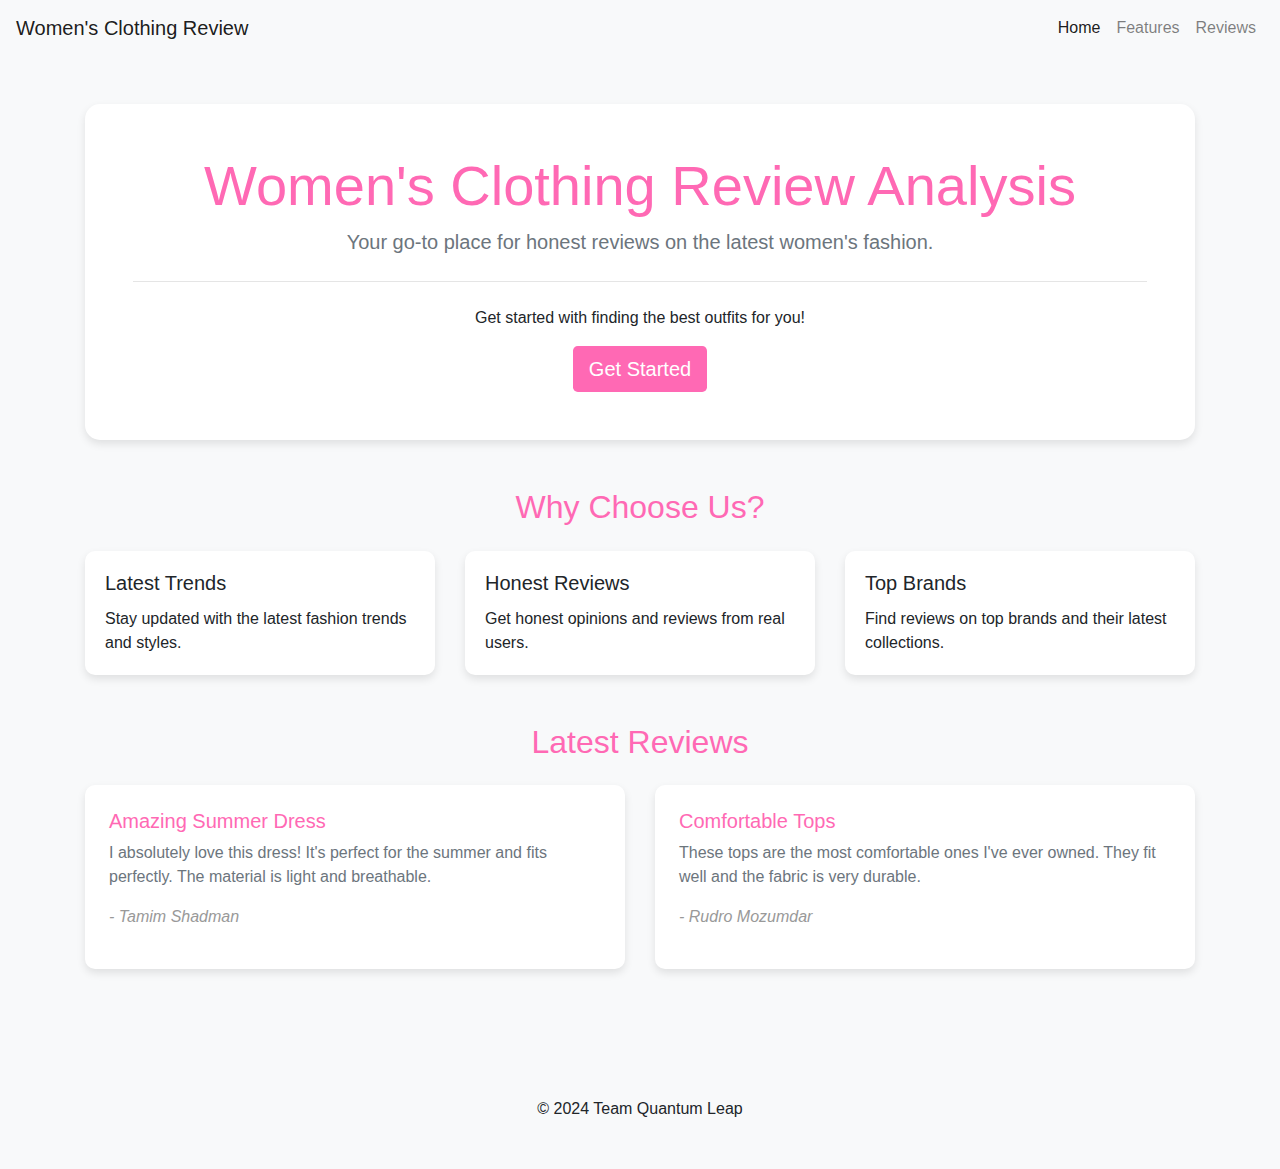
<file: index.html>
<!DOCTYPE html>
<html lang="en">

<head>
    <meta charset="UTF-8" />
    <meta name="viewport" content="width=device-width, initial-scale=1.0" />
    <title>Women's Clothing Reviews</title>
    <link href="https://stackpath.bootstrapcdn.com/bootstrap/4.5.2/css/bootstrap.min.css" rel="stylesheet" />
    <link rel="stylesheet" href="landing.css" />
</head>

<body>
    <nav class="navbar navbar-expand-lg navbar-light bg-light">
        <a class="navbar-brand" href="landing.html">Women's Clothing Review</a>
        <button class="navbar-toggler" type="button" data-toggle="collapse" data-target="#navbarNav"
            aria-controls="navbarNav" aria-expanded="false" aria-label="Toggle navigation">
            <span class="navbar-toggler-icon"></span>
        </button>
        <div class="collapse navbar-collapse" id="navbarNav">
            <ul class="navbar-nav ml-auto">
                <li class="nav-item active">
                    <a class="nav-link" href="#">Home</a>
                </li>
                <li class="nav-item">
                    <a class="nav-link" href="#features">Features</a>
                </li>
                <li class="nav-item">
                    <a class="nav-link" href="#reviews">Reviews</a>
                </li>
                <!-- <li class="nav-item">
        <a class="nav-link" href="#contact">Contact</a>
        </li> -->
            </ul>
        </div>
    </nav>

    <div class="container text-center">
        <div class="jumbotron mt-5">
            <h1 class="display-4">Women's Clothing Review Analysis</h1>
            <p class="lead">
                Your go-to place for honest reviews on the latest women's fashion.
            </p>
            <hr class="my-4" />
            <p>Get started with finding the best outfits for you!</p>
            <a class="btn btn-primary btn-lg get-started" href="homepage.html" role="button" target="_blank">Get
                Started</a>
        </div>
    </div>

    <div class="container mt-5" id="features">
        <h2 class="text-center mb-4">Why Choose Us?</h2>
        <div class="row">
            <div class="col-md-4">
                <div class="card">
                    <div class="card-body">
                        <h5 class="card-title">Latest Trends</h5>
                        <p class="card-text">
                            Stay updated with the latest fashion trends and styles.
                        </p>
                    </div>
                </div>
            </div>
            <div class="col-md-4">
                <div class="card">
                    <div class="card-body">
                        <h5 class="card-title">Honest Reviews</h5>
                        <p class="card-text">
                            Get honest opinions and reviews from real users.
                        </p>
                    </div>
                </div>
            </div>
            <div class="col-md-4">
                <div class="card">
                    <div class="card-body">
                        <h5 class="card-title">Top Brands</h5>
                        <p class="card-text">
                            Find reviews on top brands and their latest collections.
                        </p>
                    </div>
                </div>
            </div>
        </div>
    </div>

    <div class="container mt-5" id="reviews">
        <h2 class="text-center mb-4">Latest Reviews</h2>
        <div class="row">
            <div class="col-md-6">
                <div class="review-card">
                    <h5 class="review-title">Amazing Summer Dress</h5>
                    <p class="review-text">
                        I absolutely love this dress! It's perfect for the summer and fits
                        perfectly. The material is light and breathable.
                    </p>
                    <p class="review-author">- Tamim Shadman</p>
                </div>
            </div>
            <div class="col-md-6">
                <div class="review-card">
                    <h5 class="review-title">Comfortable Tops</h5>
                    <p class="review-text">
                        These tops are the most comfortable ones I've ever owned. They fit
                        well and the fabric is very durable.
                    </p>
                    <p class="review-author">- Rudro Mozumdar</p>
                </div>
            </div>
        </div>
    </div>

    <footer class="bg-light text-center text-lg-start mt-5">
        <div class="text-center p-3">© 2024 Team Quantum Leap</div>
    </footer>

    <script src="https://code.jquery.com/jquery-3.5.1.slim.min.js"></script>
    <script src="https://cdn.jsdelivr.net/npm/@popperjs/core@2.5.4/dist/umd/popper.min.js"></script>
    <script src="https://stackpath.bootstrapcdn.com/bootstrap/4.5.2/js/bootstrap.min.js"></script>
</body>

</html>
</file>
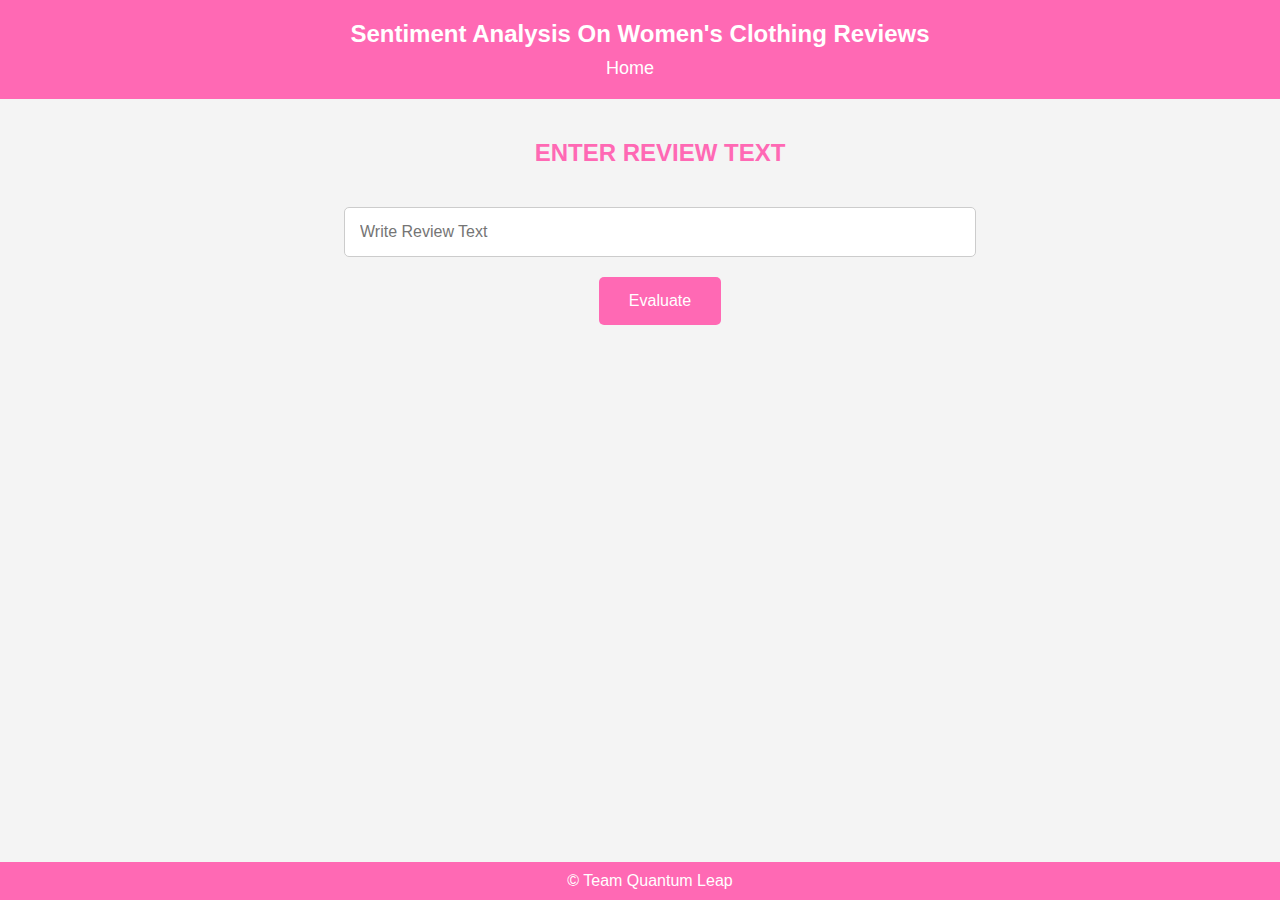
<file: homepage.html>
<!DOCTYPE html>
<html lang="en">
<head>
    <meta charset="UTF-8">
    <meta name="viewport" content="width=device-width, initial-scale=1.0">
    <title>Women's Clothing Reviews</title>
    <link rel="stylesheet" href="style.css">
</head>
<body>
    <header>
        <h1>Sentiment Analysis On Women's Clothing Reviews</h1>
        <nav>
            <ul>
                <li><a href="index.html">Home</a></li>
            </ul>
        </nav>
    </header>
    
    <div class="input-section">
        <h2>ENTER REVIEW TEXT</h2>
        <input type="text" id="input" placeholder="Write Review Text" spellcheck="false">
        <button type="button" class="evaluate-btn">Evaluate</button>
    </div>

    <div id="popup-container"></div>

    <footer>
        <p>&copy; Team Quantum Leap</p>
    </footer>

    <script src="script.js"></script>
</body>
</html>
</file>
<file: landing.css>
body {
    background-color: #f8f9fa;
    font-family: 'Arial', sans-serif;
}

.navbar {
    margin-bottom: 2rem;
}

.jumbotron {
    background-color: #ffffff;
    border-radius: 15px;
    padding: 3rem;
    box-shadow: 0 4px 8px rgba(0, 0, 0, 0.1);
}

.jumbotron h1 {
    color: #ff69b4;
    animation: fadeInDown 1s ease-in-out;
}

.jumbotron p.lead {
    color: #6c757d;
}

.jumbotron .btn {
    background-color: #ff69b4;
    border: none;
    transition: transform 0.2s;
}

.jumbotron .btn:hover {
    background-color: #ff85c1;
    transform: scale(1.1);
}

.container h2 {
    color: #ff69b4;
    margin-bottom: 1.5rem;
}

.card {
    border: none;
    border-radius: 10px;
    box-shadow: 0 4px 8px rgba(0, 0, 0, 0.1);
    transition: transform 0.2s;
}

.card:hover {
    transform: scale(1.05);
}

.review-card {
    background-color: #ffffff;
    border-radius: 10px;
    padding: 1.5rem;
    box-shadow: 0 4px 8px rgba(0, 0, 0, 0.1);
    margin-bottom: 2rem;
}

.review-card .review-title {
    color: #ff69b4;
    font-size: 1.25rem;
    margin-bottom: 0.5rem;
}

.review-card .review-text {
    color: #6c757d;
}

.review-card .review-author {
    color: #999;
    font-style: italic;
}

footer {
    padding: 2rem 0;
    background-color: #f8f9fa;
}

footer .text-uppercase {
    font-size: 1.2rem;
    color: #ff69b4;
}

footer p {
    color: #6c757d;
}

@keyframes fadeInDown {
    from {
        opacity: 0;
        transform: translateY(-50px);
    }
    to {
        opacity: 1;
        transform: translateY(0);
    }
}
</file>
<file: style.css>
body, h1, h2, p, ul, li, input, button {
    margin: 0;
    padding: 0;
}

body {
    font-family: Arial, sans-serif;
    background-color: #f4f4f4;
    color: #333;
    display: flex;
    flex-direction: column;
    min-height: 100vh;
}

header {
    background-color: #ff69b4;
    padding: 20px;
    text-align: center;
}

header h1 {
    color: white;
    font-size: 24px;
    margin-bottom: 10px;
}

nav ul {
    list-style-type: none;
}

nav ul li {
    display: inline;
    margin-right: 20px;
}

nav ul li a {
    color: white;
    text-decoration: none;
    font-size: 18px;
}

nav ul li a:hover {
    text-decoration: underline;
}

.input-section {
    display: flex;
    flex-direction: column;
    align-items: center;
    width: 100%;
    padding: 20px;
    margin-top: 20px;
}

.input-section h2 {
    color: #ff69b4;
    margin-bottom: 20px;
    text-align: center;
}

.input-section input {
    width: 80%;
    max-width: 600px;
    margin: 20px 0;
    padding: 15px;
    border: 1px solid #ccc;
    border-radius: 5px;
    font-size: 16px;
}

.evaluate-btn {
    padding: 15px 30px;
    background-color: #ff69b4;
    color: white;
    border: none;
    border-radius: 5px;
    cursor: pointer;
    font-size: 16px;
    transition: background-color 0.3s ease;
}

.evaluate-btn:hover {
    background-color: #d4418e;
}

footer {
    background-color: #ff69b4;
    text-align: center;
    padding: 10px;
    width: 100%;
    position: fixed;
    bottom: 0;
}

footer p {
    color: white;
}
</file>
